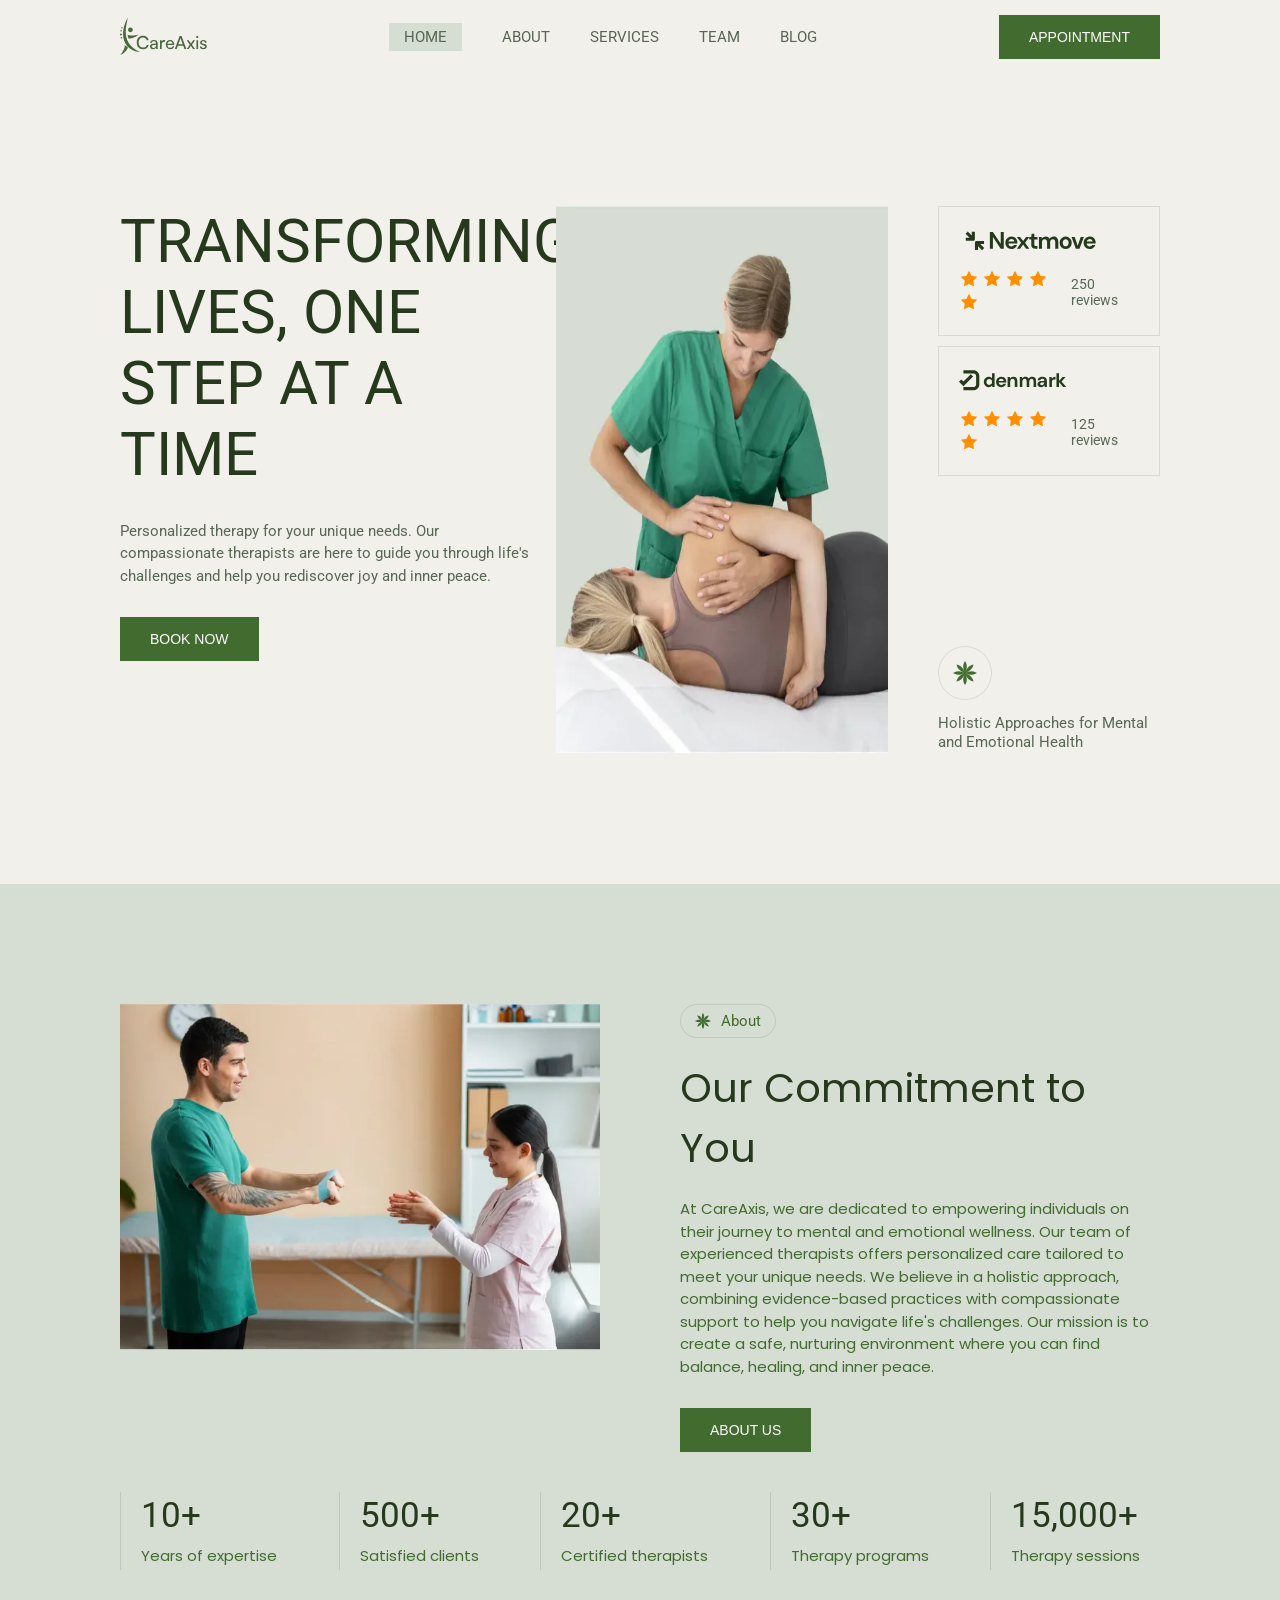
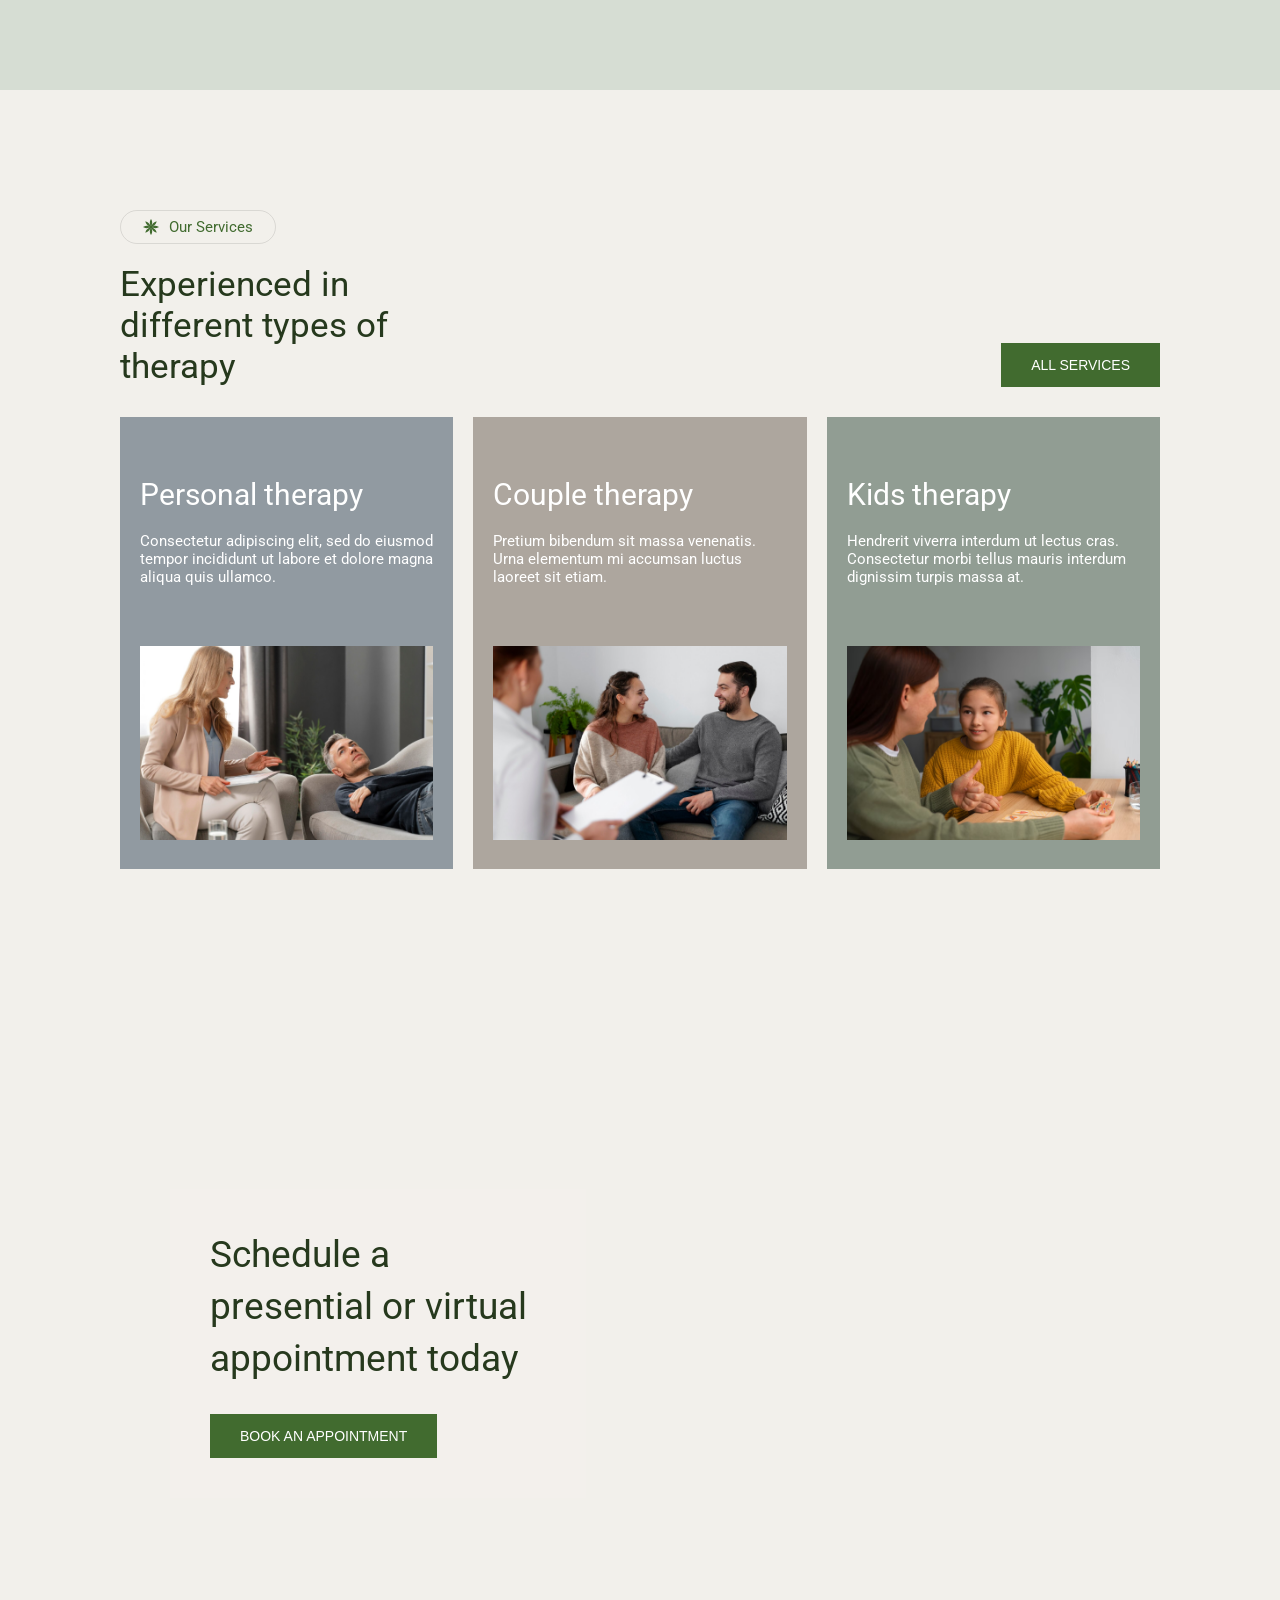
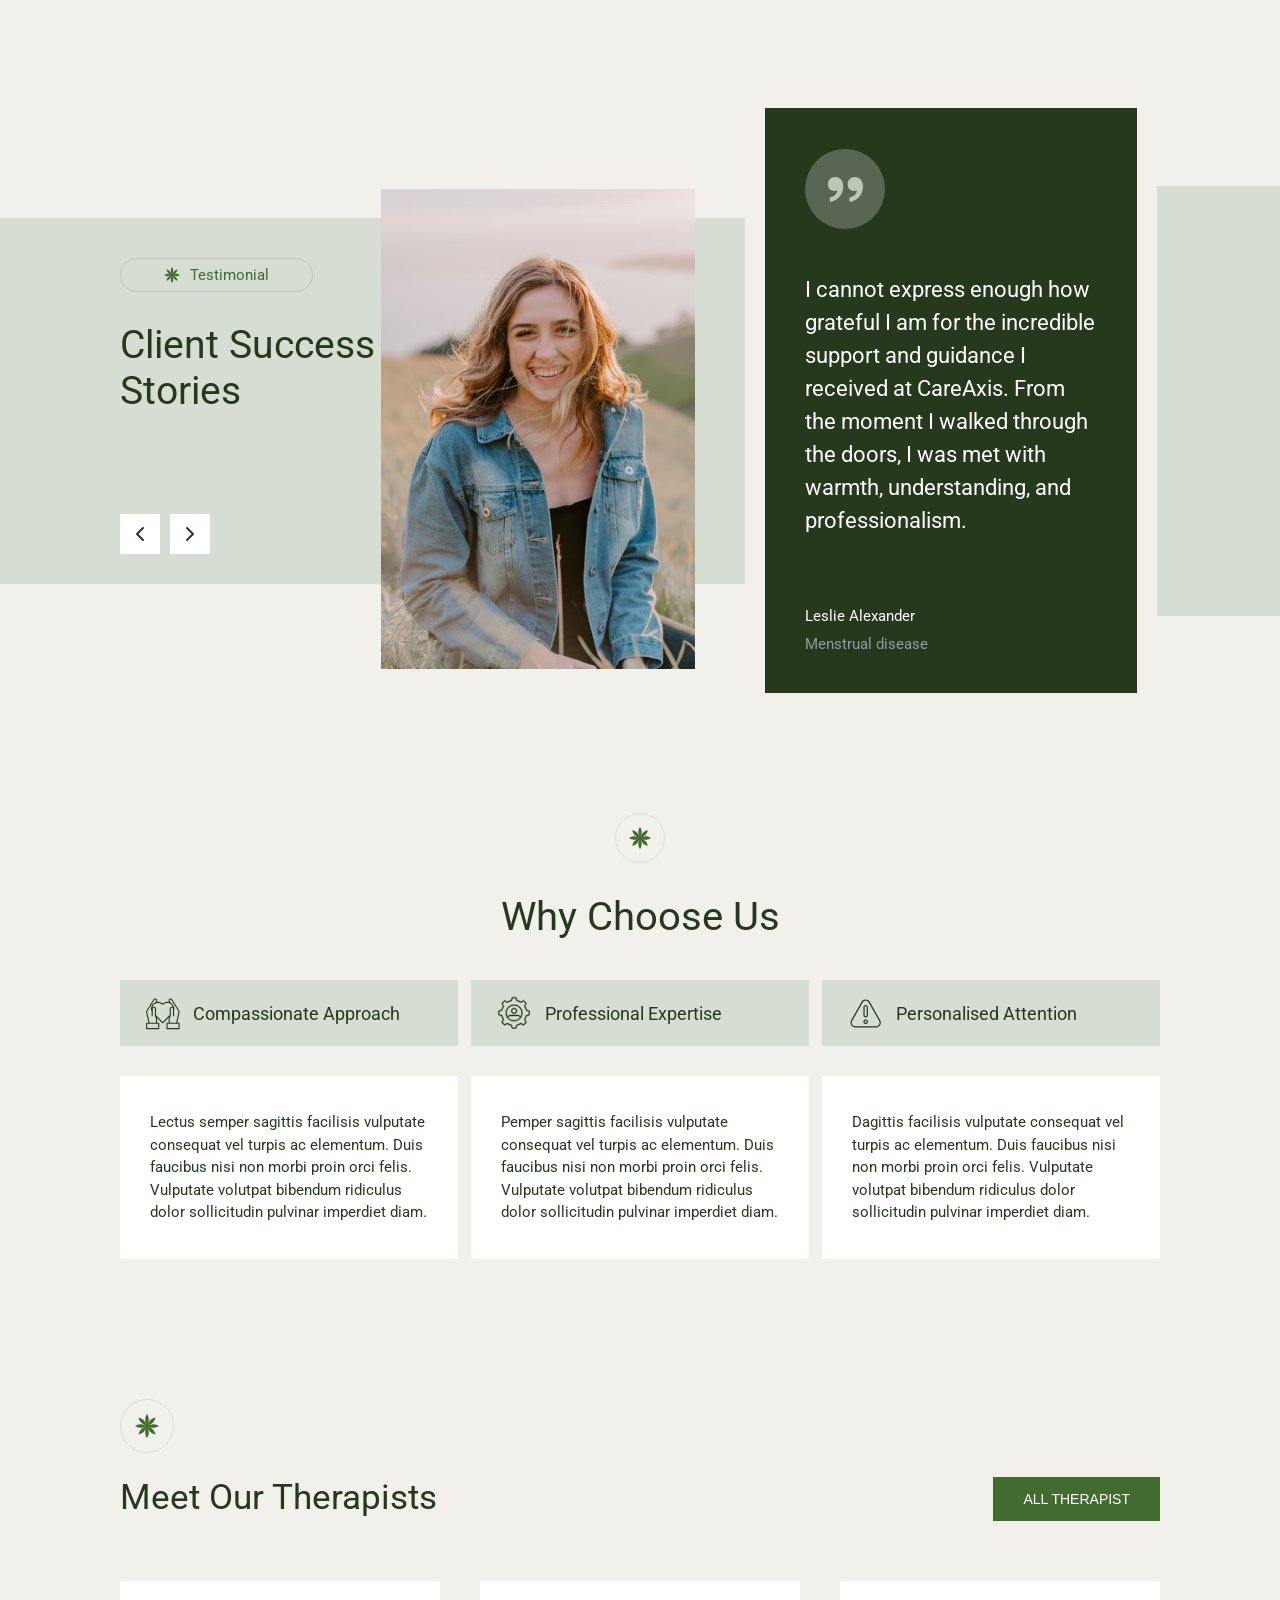
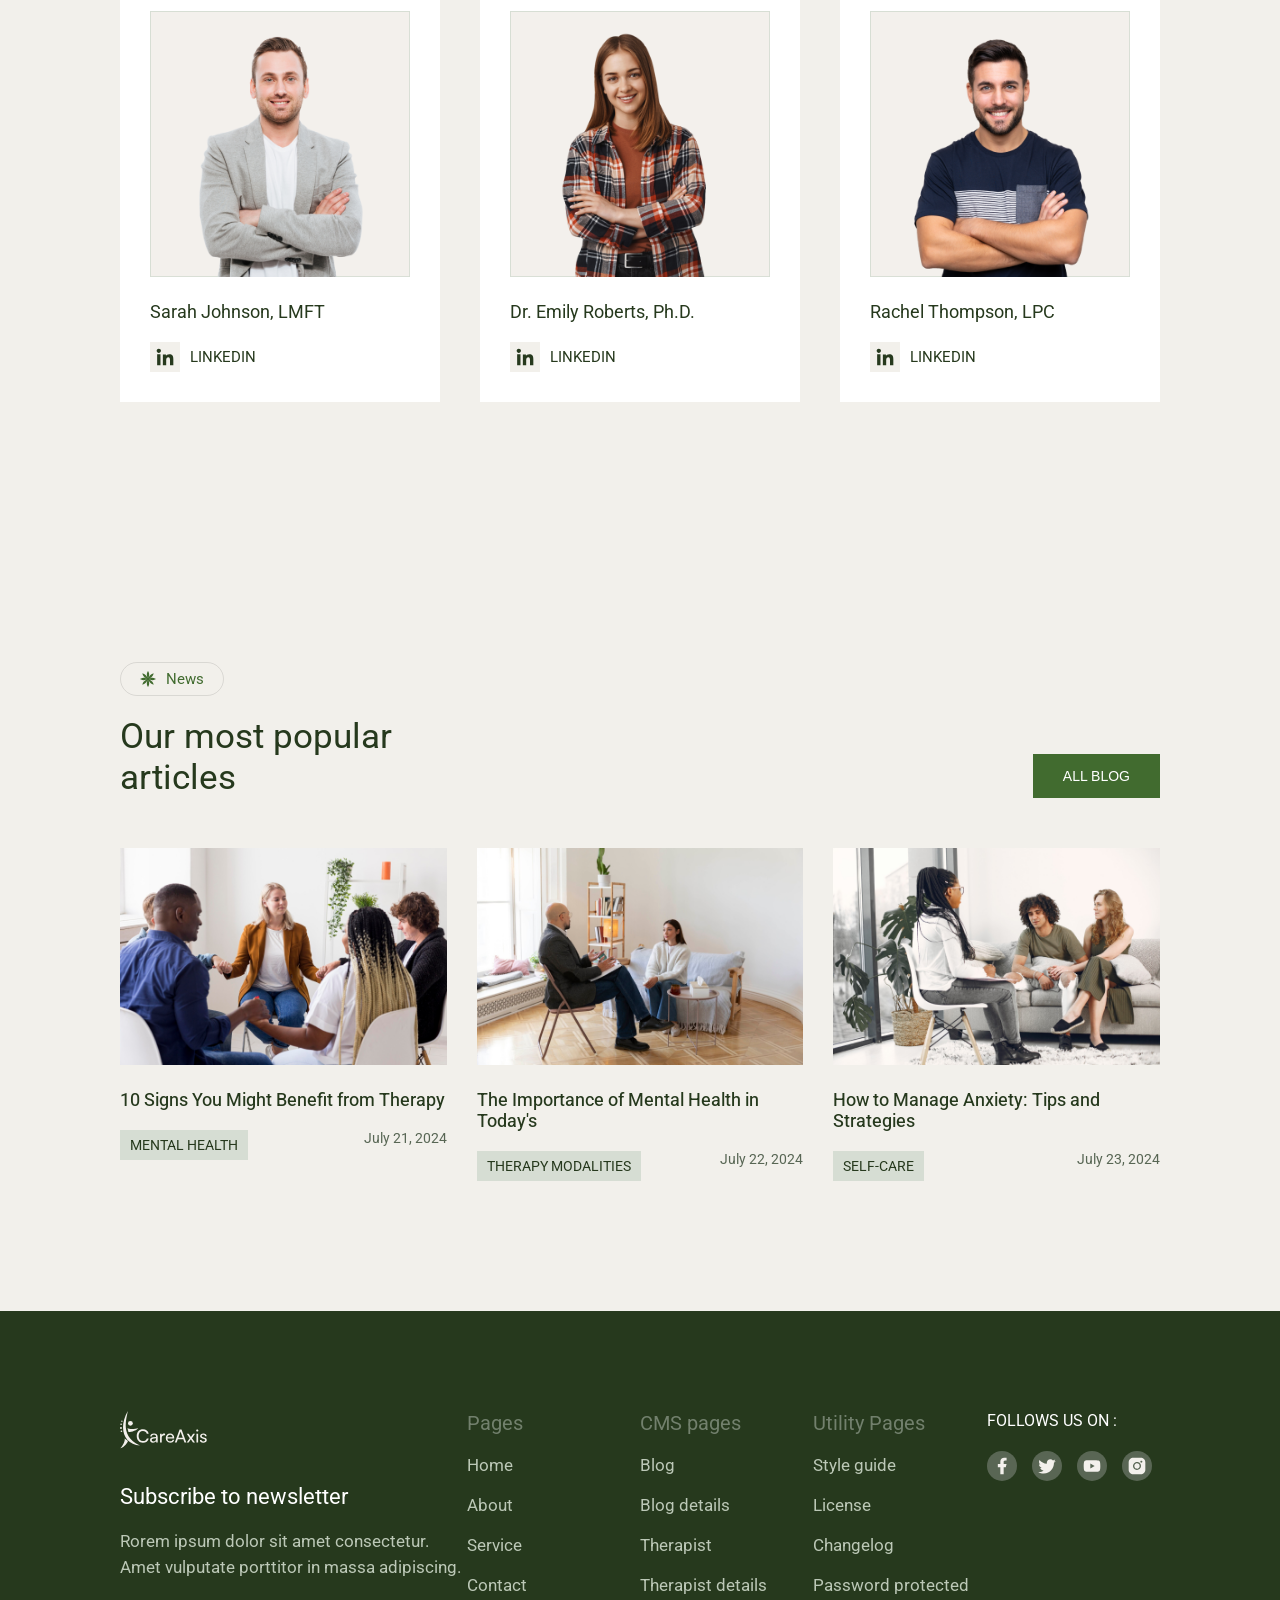
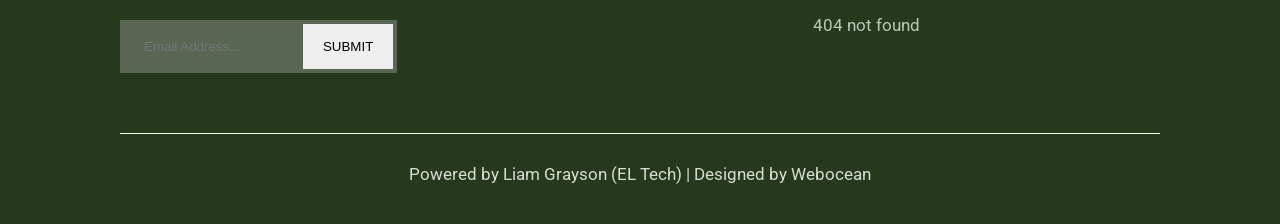
<file: index.html>
<!DOCTYPE html>
<html lang="en">
  <head>
    <meta charset="UTF-8" />
    <meta name="viewport" content="width=device-width, initial-scale=1.0" />
    <link rel="preconnect" href="https://fonts.googleapis.com" />
    <link rel="preconnect" href="https://fonts.gstatic.com" crossorigin />
    <link
      href="https://fonts.googleapis.com/css2?family=Roboto:ital,wght@0,100;0,300;0,400;0,500;0,700;0,900;1,100;1,300;1,400;1,500;1,700;1,900&display=swap"
      rel="stylesheet"
    />

    <link rel="preconnect" href="https://fonts.googleapis.com">
    <link rel="preconnect" href="https://fonts.gstatic.com" crossorigin>
    <link href="https://fonts.googleapis.com/css2?family=Poppins:ital,wght@0,100;0,200;0,300;0,400;0,500;0,600;0,700;0,800;0,900;1,100;1,200;1,300;1,400;1,500;1,600;1,700;1,800;1,900&display=swap" rel="stylesheet">

    <link rel="stylesheet" href="./css/style.css" />

    <!-- <link rel="shortcut icon" href="./image/CareAxis Brand Logo.svg" type="image/x-icon" /> -->

    <link href="./image/careaxis icon.png" rel="shortcut icon" type="image/x-icon">

    <title>CareAxis</title>

  </head>

  <body>

    <!-- Nav Bar Session -->

    <div class="nav-container container">
      <img src="./image/CareAxis Brand Logo.svg" alt="" />

      <div class="nav-list-container">

        <ul class="nav-list">

          <li class="active"> Home </li>
          <li> About </li>
          <li> Services </li>
          <li> Team </li>
          <li> Blog </li>

        </ul>

      </div>

      <button class="button nav-button"> Appointment </button>

      <svg id="menu" class="menu-icon" xmlns="http://www.w3.org/2000/svg" width="32" height="32" viewBox="0 0 24 24"><path fill="currentColor" d="M3 18v-2h18v2zm0-5v-2h18v2zm0-5V6h18v2z"/></svg>

    </div>

    <!-- Hero Session -->

    <div class="container hero-main-container">

      <div class="hero-container">

        <div class="left">
          <h1 class="hero-title"> Transforming lives, One step at a time </h1>
    
          <p class="hero-desc"> 
            
            Personalized therapy for your unique needs. Our compassionate therapists are here to guide you through life's challenges and help you rediscover joy and inner peace.
    
          </p>
    
          <button class="button"> BOOK NOW </button>
    
        </div>
    
        <div class="right">

          <div class="right-container">

            <img class="hero-right-image" src="./image/careaxis.webp" alt="">

          <div class="hero-right-info">

            <div class="info-card-container">

              <div class="info-card">
    
                <img src="./image/nextmove.svg" alt="">
  
                <div class="info-card-rating">
        
                <div>
        
                  <img src="./image/5star.svg" alt="">
                  <img src="./image/5star.svg" alt="">
                  <img src="./image/5star.svg" alt="">
                  <img src="./image/5star.svg" alt="">
                  <img src="./image/5star.svg" alt="">
        
                </div>
        
                <p> 250 reviews </p>
  
              </div>

              </div>
        
              <div class="info-card">
      
                <img src="./image/denmark.svg" alt="">
  
                <div class="info-card-rating">
        
                <div>
        
                  <img src="./image/5star.svg" alt="">
                  <img src="./image/5star.svg" alt="">
                  <img src="./image/5star.svg" alt="">
                  <img src="./image/5star.svg" alt="">
                  <img src="./image/5star.svg" alt="">
        
                </div>
        
                <p> 125 reviews </p>
  
              </div>

              </div>

            </div>
      
              <div class="sping-image">
      
                <img class="sping-img" src="./image/rotatestar.svg" alt="">

              </div>
      
                <p class="hero-right-para">
      
                  Holistic Approaches for Mental and Emotional Health
                  
                </p>
              
          </div> 
          </div>  
          </div>
        </div>
      </div>

      <!-- About Session -->

      <div class="container about-container">

        <div class="about-flex-container">

          <div class="about-left">

            <img class="about-left-img" src="./image/commitment.webp" alt="">
          </div>

        <div class="about-right">

          <div class="about-right-subheader">

            <img class="leaf-img" src="./image/leaf-star.svg" alt="">
            <p> About </p>
          </div>

          <h1 class="about-right-heading"> Our Commitment to You </h1>

          <p class="about-right-desc">

            At CareAxis, we are dedicated to empowering individuals on their journey to mental and emotional wellness. Our team of experienced therapists offers personalized care tailored to meet your unique needs. We believe in a holistic approach, combining evidence-based practices with compassionate support to help you navigate life's challenges. Our mission is to create a safe, nurturing environment where you can find balance, healing, and inner peace.

          </p>

          <button class="button"> About Us </button>
        </div>

        </div>

        <div class="about-info-flex-container">

          <div class="about-info-card">

            <p class="count"> 10+ </p>
            <p class="info-text"> Years of expertise </p>

          </div>

          <div class="about-info-card">

            <p class="count"> 500+ </p>
            <p class="info-text"> Satisfied clients </p>
            
          </div>

          <div class="about-info-card">

            <p class="count"> 20+ </p>
            <p class="info-text"> Certified therapists </p>
            
          </div>

          <div class="about-info-card">

            <p class="count"> 30+ </p>
            <p class="info-text"> Therapy programs </p>
            
          </div>

          <div class="about-info-card">

            <p class="count"> 15,000+ </p>
            <p class="info-text"> Therapy sessions </p>
            
          </div>

        </div>

      </div>
    </div>

    <div class="container service-container">

      <div class="about-right-subheader service-subheader">

        <img class="leaf-img" src="./image/leaf-star.svg" alt="">

        <p> Our Services </p>

      </div>

      <div class="service-header-container">

        <p class="service-header">

          Experienced in different types of therapy

        </p>

        <button class="button service-button"> ALL SERVICES </button>

      </div>

      <div class="service-cards-container">

        <div class="card">

          <h1> Personal therapy </h1>

          <p>

            Consectetur adipiscing elit, sed do eiusmod tempor incididunt ut labore et dolore magna aliqua quis ullamco.

          </p>

          <div class="image-container">

            <img src="./image/personal therapy.png" alt="">

            <div class="circle">

              <img src="./image/hover icon.svg" alt="">

            </div>

            <div class="overlay"></div>

          </div>

        </div>

        <div class="card couple">

          <h1> Couple therapy </h1>

          <p>

            Pretium bibendum sit massa venenatis. Urna elementum mi accumsan luctus laoreet sit etiam.

          </p>

          <div class="image-container">

            <img src="./image/couple therapy.png" alt="">

            <div class="circle">

              <img src="./image/hover icon.svg" alt="">

            </div>

            <div class="overlay"></div>

          </div>

        </div>

        <div class="card kids">

          <h1> Kids therapy </h1>

          <p>

            Hendrerit viverra interdum ut lectus cras. Consectetur morbi tellus mauris interdum dignissim turpis massa at.

          </p>

          <div class="image-container">

            <img src="./image/kids therapy.png" alt="">

            <div class="circle">

              <img src="./image/hover icon.svg" alt="">

            </div>

            <div class="overlay"></div>

          </div>

        </div>

      </div>

      </div>

      <div class="container">

        <div class="secdule-container">

          <div class="secdule-box">

            <p> Schedule a presential or virtual appointment today </p>

            <button class="button"> BOOK AN APPOINTMENT </button>

          </div>

        </div>

      </div>

      <div class="review-container">

        <div class="reviews-flex-container">

          <div class="reviews-left">

           <div class="review-left-flex-container">

            <div class="review-left-container">

              <div class="about-right-subheader">

                <img class="leaf-img" src="./image/leaf-star.svg" alt="">
        
                <p> Testimonial </p>
        
              </div>
  
              <h1> Client Success Stories </h1>
  
              <div class="arrow-container">
  
                <div>
  
                  <img src="./image/Left Arrow.svg" alt="">
  
                </div>
  
                <div>
  
                  <img src="./image/Right Arrow.svg" alt="">
                </div>
              </div>

            </div>

            <img class="review-left-image" src="./image/Testimonial Image1.png" alt="">

           </div>

          </div>

          <div class="reviews-center">

            <img src="./image/Testimonial Icon.svg" alt="">

            <p>

              I cannot express enough how grateful I am for the incredible support and guidance I received at CareAxis. From the moment I walked through the doors, I was met with warmth, understanding, and professionalism.

            </p>

            <div class="review-info">

              <p> Leslie Alexander </p>
              <p class="disease"> Menstrual disease </p>

            </div>
          </div>

          <div class="reviews-right"></div>

        </div>

      </div>

      <div class="container services-cards-container">

        <img src="./image/rotatestar.svg" alt="">

        <h1> Why Choose Us </h1>

        <div class="service-grid-container">

          <div class="service-card">

            <div class="service-card-header">

              <img src="./image/Choose Icon.svg" alt="">

              <p> Compassionate Approach </p>

            </div>

            <p>

              Lectus semper sagittis facilisis vulputate consequat vel turpis ac elementum. Duis faucibus nisi non morbi proin orci felis. Vulputate volutpat bibendum ridiculus dolor sollicitudin pulvinar imperdiet diam.

            </p>


          </div>

          <div class="service-card">

            <div class="service-card-header">

              <img src="./image/Choose Icon 2.svg" alt="">

              <p> Professional Expertise </p>

            </div>

            <p>

              Pemper sagittis facilisis vulputate consequat vel turpis ac elementum. Duis faucibus nisi non morbi proin orci felis. Vulputate volutpat bibendum ridiculus dolor sollicitudin pulvinar imperdiet diam.

            </p>


          </div>

          <div class="service-card">

            <div class="service-card-header">

              <img src="./image/Attention.svg" alt="">

              <p> Personalised Attention </p>

            </div>

            <p>

              Dagittis facilisis vulputate consequat vel turpis ac elementum. Duis faucibus nisi non morbi proin orci felis. Vulputate volutpat bibendum ridiculus dolor sollicitudin pulvinar imperdiet diam.

            </p>


          </div>

        </div>

      </div>

      <div class="container therapists-container">

        <img class="rotate" src="./image/rotatestar.svg" alt="">

        <div class="service-header-container">

          <p class="service-header">
  
            Meet Our Therapists
  
          </p>
  
          <button class="button service-button"> ALL THERAPIST </button>
  
        </div>

        <div class="therapists-gride-container">

          <div class="therapists-card">

            <div class="therapists-card-image-container">

              <img src="./image/Johnson.png" alt="">

            </div>

            <p> Sarah Johnson, LMFT </p>

            <div class="social-info">

              <div class="icon-box">

                <img src="./image/Linkedin Icon.svg" alt="">
                
              </div>

              <p> LINKEDIN </p>

            </div>

          </div>

          <div class="therapists-card">

            <div class="therapists-card-image-container">

              <img src="./image/Dr Emily.png" alt="">

            </div>

            <p> Dr. Emily Roberts, Ph.D. </p>

            <div class="social-info">

              <div class="icon-box">

                <img src="./image/Linkedin Icon.svg" alt="">

              </div>

              <p> LINKEDIN </p>

            </div>

          </div>

          <div class="therapists-card">

            <div class="therapists-card-image-container">

              <img src="./image/Thompson.png" alt="">

            </div>

            <p> Rachel Thompson, LPC </p>

            <div class="social-info">

              <div class="icon-box">

                <img src="./image/Linkedin Icon.svg" alt="">
                
              </div>

              <p> LINKEDIN </p>

            </div>

          </div>

        </div>
        
      </div>

      <div class="container news-container">

        <div class="about-right-subheader news-subheader">

          <img class="leaf-img" src="./image/leaf-star.svg" alt="">
  
          <p> News </p>
  
        </div>
  
        <div class="service-header-container">
  
          <p class="service-header">
  
            Our most popular articles
  
          </p>
  
          <button class="button service-button"> ALL BLOG </button>
  
        </div>

        <div class="news-gride-container">

          <div class="article-card">

            <div class="article-image-container">

              <img src="./image/Blog Image.png" alt="">

            </div>

            <p> 10 Signs You Might Benefit from Therapy </p>

            <div class="news-date-container">

              <div>

                <p> MENTAL HEALTH </p>

              </div>

              <p> July 21, 2024 </p>

            </div>
          </div>

          <div class="article-card">

            <div class="article-image-container">

              <img src="./image/Blog Image2.png" alt="">

            </div>

            <p> The Importance of Mental Health in Today's </p>

            <div class="news-date-container">

              <div>

                <p> THERAPY MODALITIES </p>

              </div>

              <p> July 22, 2024 </p>

            </div>
          </div>

          <div class="article-card">

            <div class="article-image-container">

              <img src="./image/Blog Image3.png" alt="">

            </div>

            <p> How to Manage Anxiety: Tips and Strategies </p>

            <div class="news-date-container">

              <div>

                <p> SELF-CARE </p>

              </div>

              <p> July 23, 2024 </p>

            </div>
          </div>

        </div>

      </div>

      <!-- Footer Session -->

      <div class="container footer-container">

        <div class="footer-gride-container">

          <div class="first-column">

            <img src="./image/CareAxis Footer Logo.svg" alt="">

            <h1> Subscribe to newsletter </h1>

            <p>
              
              Rorem ipsum dolor sit amet consectetur. <br> Amet vulputate porttitor in massa adipiscing.

            </p>

            <div class="subscribe-container">

              <input type="text" placeholder="Email Address...">

              <button> SUBMIT </button>

            </div>

          </div>

          <div class="link-column">

            <h1> Pages </h1>

            <ul>

              <li> Home </li>
              <li> About </li>
              <li> Service </li>
              <li> Contact </li>

            </ul>

          </div>

          <div class="link-column">

            <h1> CMS pages </h1>

            <ul>

              <li> Blog </li>
              <li> Blog details </li>
              <li> Therapist </li>
              <li> Therapist details </li>

            </ul>
            
          </div>

          <div class="link-column">

            <h1> Utility Pages </h1>

            <ul>

              <li> Style guide </li>
              <li> License </li>
              <li> Changelog </li>
              <li> Password protected </li>
              <li> 404 not found </li>

            </ul>
            
          </div>

          <div class="social-column">

            <h1> FOLLOWS US ON : </h1>

            <div class="social-icon-container">

              <img src="./image/Facebook Icon.svg" alt="">
              <img src="./image/Twitter Icon.svg" alt="">
              <img src="./image/Youtube Icon.svg" alt="">
              <img src="./image/Instagram Icon.svg" alt="">

            </div>
          </div>

        </div>

        <div class="line"></div>

        <p> Powered by Liam Grayson (EL Tech)  |  Designed by Webocean </p>

      </div>

      <script>

        let menu = document.getElementById("menu")
        let mobileNavContainer = document.getElementsByClassName("mobile-nav-list-container")[0];
        menu.addEventListener("click", function(){
          if(mobileNavContainer.classList.contains("mobile-nav-active")){
          mobileNavContainer.classList.remove("mobile-nav-active");
          }
          else{
          mobileNavContainer.classList.add("mobile-nav-active");
          }
        });

      </script>

  </body>
</html>
</file>
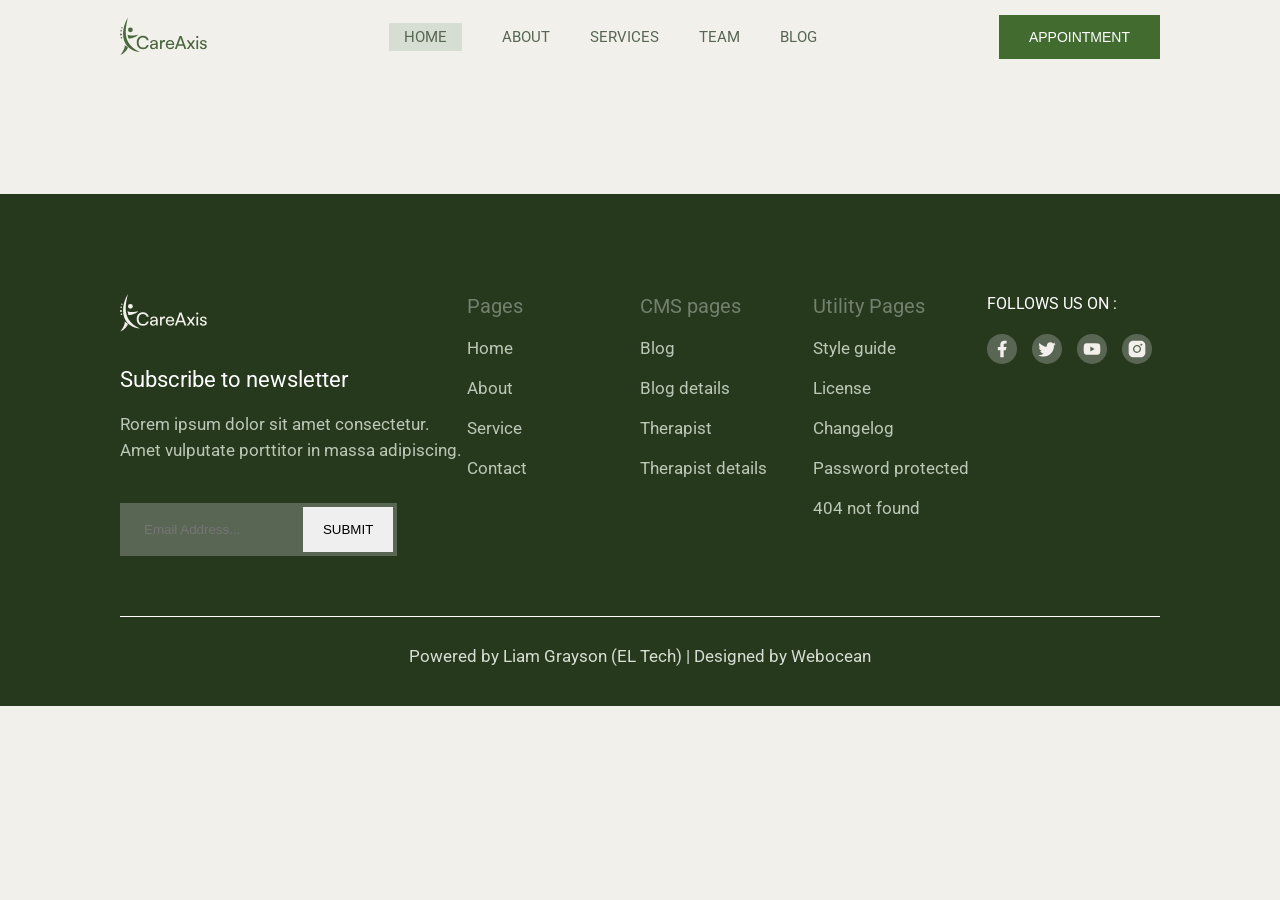
<file: about.html>
<!DOCTYPE html>
<html lang="en">
  <head>
    <meta charset="UTF-8" />
    <meta name="viewport" content="width=device-width, initial-scale=1.0" />
    <link rel="preconnect" href="https://fonts.googleapis.com" />
    <link rel="preconnect" href="https://fonts.gstatic.com" crossorigin />
    <link
      href="https://fonts.googleapis.com/css2?family=Roboto:ital,wght@0,100;0,300;0,400;0,500;0,700;0,900;1,100;1,300;1,400;1,500;1,700;1,900&display=swap"
      rel="stylesheet"
    />

    <link rel="preconnect" href="https://fonts.googleapis.com">
    <link rel="preconnect" href="https://fonts.gstatic.com" crossorigin>
    <link href="https://fonts.googleapis.com/css2?family=Poppins:ital,wght@0,100;0,200;0,300;0,400;0,500;0,600;0,700;0,800;0,900;1,100;1,200;1,300;1,400;1,500;1,600;1,700;1,800;1,900&display=swap" rel="stylesheet">

    <link rel="stylesheet" href="./css/style.css" />

    <!-- <link rel="shortcut icon" href="./image/CareAxis Brand Logo.svg" type="image/x-icon" /> -->

    <link href="./image/careaxis icon.png" rel="shortcut icon" type="image/x-icon">

    <title>CareAxis</title>
  </head>
<body>

    <!-- Nav Bar Session -->

    <div class="nav-container container">
        <img src="./image/CareAxis Brand Logo.svg" alt="" />
  
        <div class="nav-list-container">
  
          <ul class="nav-list">
  
            <li class="active"> Home </li>
            <li> About </li>
            <li> Services </li>
            <li> Team </li>
            <li> Blog </li>
  
          </ul>
  
        </div>
  
        <button class="button nav-button"> Appointment </button>
  
        <svg class="menu-icon" xmlns="http://www.w3.org/2000/svg" width="32" height="32" viewBox="0 0 24 24"><path fill="currentColor" d="M3 18v-2h18v2zm0-5v-2h18v2zm0-5V6h18v2z"/></svg>
  
    </div>

    <!-- Footer Session -->

    <div class="container footer-container">

        <div class="footer-gride-container">

          <div class="first-column">

            <img src="./image/CareAxis Footer Logo.svg" alt="">

            <h1> Subscribe to newsletter </h1>

            <p>
              
              Rorem ipsum dolor sit amet consectetur. <br> Amet vulputate porttitor in massa adipiscing.

            </p>

            <div class="subscribe-container">

              <input type="text" placeholder="Email Address...">

              <button> SUBMIT </button>

            </div>

          </div>

          <div class="link-column">

            <h1> Pages </h1>

            <ul>

              <li> Home </li>
              <li> About </li>
              <li> Service </li>
              <li> Contact </li>

            </ul>

          </div>

          <div class="link-column">

            <h1> CMS pages </h1>

            <ul>

              <li> Blog </li>
              <li> Blog details </li>
              <li> Therapist </li>
              <li> Therapist details </li>

            </ul>
            
          </div>

          <div class="link-column">

            <h1> Utility Pages </h1>

            <ul>

              <li> Style guide </li>
              <li> License </li>
              <li> Changelog </li>
              <li> Password protected </li>
              <li> 404 not found </li>

            </ul>
            
          </div>

          <div class="social-column">

            <h1> FOLLOWS US ON : </h1>

            <div class="social-icon-container">

              <img src="./image/Facebook Icon.svg" alt="">
              <img src="./image/Twitter Icon.svg" alt="">
              <img src="./image/Youtube Icon.svg" alt="">
              <img src="./image/Instagram Icon.svg" alt="">

            </div>
          </div>

        </div>

        <div class="line"></div>

        <p> Powered by Liam Grayson (EL Tech)  |  Designed by Webocean </p>

    </div>
    
</body>
</html>
</file>
<file: css/style.css>
* {
    padding: 0;
    margin: 0;
    box-sizing: border-box;
}

:root {
    --primary-color: #416B2F;
    --primary-text-color: #586654;
}

body {
    font-family: "Roboto", sans-serif;
    font-size: 15px;
    background-color: #F2F0EB;
}

.container {
    padding-left: 120px;
    padding-right: 120px;
    text-transform: uppercase;
    color: rgb(88, 102, 84);
}

/* hero session css */

.nav-container {
    display: flex;
    justify-content: space-between;
    align-items: center;
    padding-top: 15px;
    padding-bottom: 15px;
    position: relative;
    z-index: 100;
}

.nav-list {
    display: flex;
    list-style: none;
    gap: 40px;
    align-items: center;
    text-transform: uppercase;
    color: rgb(88, 102, 84);
}

.active {
    background-color: #D6DDD3;
    padding: 5px 15px;
}

.button {
    padding: 14px 30px;
    background-color: var(--primary-color) ;
    border: none;
    color: white;
    text-transform: uppercase;
    font-size: 14px;
    cursor: pointer;
}

.button:hover {
    background-color: #143a04;
}

.menu-icon {
    display: none;
}

.hero-container {
    display: flex;
    gap: 20px;
}

.left {
    width: 40%;
}

.hero-title {
    font-size: 60px;
    font-weight: 400;
    color: #26391D;
    
}

.hero-desc {
    line-height: 1.5;
    color: var(--primary-text-color);
    text-transform: none;
    font-size: 15px;
    padding: 30px 0px;

}

.right {
    width: 60%;
}

.right-container {
    display: flex;
    gap: 50px;
}

.hero-right-image {
    width: 55%;
}

.hero-right-info {
    width: 45%;
}

.info-card {
    border: 1px solid rgba(0, 0, 0, 0.1);
    padding: 20PX;
    margin-bottom: 10px;
}

.info-card-rating {
    display: flex;
    gap: 10px;
    align-items: center;
    color: #586654;
    font-size: 14px;
    margin-top: 10px;
    text-transform: none;
}

.hero-right-para {
    color: #586654;
    line-height: 1.3;
    margin-top: 10px;
    text-transform: none;
}

.hero-main-container {
    height: 90vh;
    display: flex;
    align-items: center;
}

.sping-image {
    margin-top: 170px;
}

.mobile-nav-list-container {
    position: absolute;
    top: -500%;
    left: 0;
    width: 100%;
    padding-left: 20px;
    padding-right: 20px;
    background-color: #F2F0EB;
    transition: all 0.5s linear;
    z-index: 1;
}

.mobile-nav-active {
    top: 120%;
}

.mobile-nav-list {
    display: flex;
    flex-direction: column;
    list-style-type: none;
    gap: 20px;
    text-transform: uppercase;
    color: rgb(88, 102, 84);
}

.mobile-nav-list > li {
    padding: 5px 15px;
}

.mobile-nav-button {
    width: 100%;
    margin-top: 20px;
    margin-bottom: 20px;
}

/* about session css */

.about-container {
    background-color: #D6DDD3;
    padding-top: 120px;
    padding-bottom: 120px;
}

.about-flex-container {
    display: flex;
    gap: 80px;
}

.about-left,
.about-right {
    width: 50%;
}

.about-left-img {
    width: 100%;
}

.sping-img {
    animation: sping 7s linear infinite;

}

.about-right-subheader {
    border: 1px solid rgba(0, 0, 0, 0.1);
    border-radius: 1000px;
    display: flex;
    justify-content: center;
    width: 20%;
    text-transform: none;
    gap: 10px;
    padding: 7px 0px;
    color: var(--primary-color);
}

.leaf-img {
    animation: sping 7s linear infinite;
}

.about-right-heading {
    font-size: 40px;
    font-weight: 400;
    text-transform: none;
    padding: 20px 0px;
    font-family: "Poppins", sans-serif;
    color: #26391D;
}

.about-right-desc {
    font-size: 15px;
    line-height: 1.5;
    color: var(--primary-color);
    text-transform: none;
    margin-bottom: 30px;
    font-family: "Poppins", sans-serif;
}

.about-info-flex-container {
    display: flex;
    justify-content: space-between;
    margin-top: 40px;
    text-transform: none;
}

.about-info-card {
    border-left: 1px solid rgba(0, 0, 0, 0.1);
    padding: 3px 20px;
}

.count {
    font-size: 35px;
    color: #26391D;
}

.info-text {
    font-size: 15px;
    padding-top: 8px;
    color: var(--primary-color);
    font-family: "Poppins", sans-serif;
}

/* service session css */

.service-container {
    padding-top: 120px;
    padding-bottom: 120px;
}

.service-subheader {
    width: 15%;
}

.service-header-container {
    display: flex;
    width: 100%;
    justify-content: space-between;
    margin-top: 20px;
}

.service-header {
    font-size: 35px;
    font-weight: 400;
    text-transform: none;
    width: 35%;
    color: #26391D;
}

.service-button {
    align-self: flex-end;
}

.service-cards-container {
    display: grid;
    grid-template-columns: repeat(3, 1fr);
    margin-top: 30px;
    gap: 20px;
    text-transform: none;
}

.card {
    background-color: #919AA1;
    padding: 60px 20px 25px 20px;
    color: white;
}

.couple {
    background-color: #ADA69E;
}

.kids {
    background-color: #919D93;
}

.card h1 {
    font-weight: 400;
}

.card p {
    font-size: 15px;
    padding-top: 20px;
    padding-bottom: 60px;
}

.card img {
    width: 100%;
}

.image-container {
    position: relative;
    cursor: pointer;
}

.overlay {
    position: absolute;
    top: 0;
    left: 0;
    width: 100%;
    height: 100%;
    background-color: rgba(0, 0, 0, 0.2);
    opacity: 0;
    transition: all 0.3s ease-in-out;

}

.image-container:hover .overlay {
    opacity: 1;
}

.circle img {
    width: 50px;
}

.circle {
    position: absolute;
    top: 50%;
    left: 50%;
    opacity: 0;
    scale: 0.9;
    transition: all 0.8s ease-in-out;
    transform: translateY(-50%) translateX(-50%);
}

.image-container:hover .circle {
    opacity: 1;
    scale: 1;
}

.secdule-container {
    background-image: url(https://cdn.prod.website-files.com/665ac02a7adde9ec8d8acf86/665c108898305a1c15e4995c_CTA%20Image.png);
    padding-top: 200px;
    padding-bottom: 70px;
    background-repeat: no-repeat;
    /* background-size: auto;
    background-position: 100% 0;
    display: flex; */
    width: 100%;
}

.secdule-box {
    background-color: #F3F0EC;
    padding: 40px;
    margin-left: 50px;
    width: 40%;

}

.secdule-box p {
    font-size: 37px;
    font-weight: 400;
    text-transform: none;
    line-height: 1.4;
    color: #26391D;
}

.secdule-box .button {
    margin-top: 30px;
}

/* testimonial css */

.review-container {
    margin-top: 140px;
    margin-bottom: 120px;
}

.reviews-flex-container {
    display: flex;
    gap: 20px;
    align-items: center;
}

.reviews-left {
    flex-basis: 60%;
    background-color: #D6DDD3;
    padding-left: 120px;
    padding-right: 70px;
    padding-top: 40px;
    padding-bottom: 30px;
    position: relative;
}

.review-left-flex-container {
    display: flex;
}

.review-left-container h1 {
    font-size: 39px;
    font-weight: 400;
    color: #26391D;
    padding-top: 30px;
    width: 80%;
}

.arrow-container {
    display: flex;
    gap: 10px;
    margin-top: 100px;
}

.arrow-container div {
    width: 40px;
    height: 40px;
    background-color: white;
    display: flex;
    align-items: center;
    justify-content: center;
}

.review-left-flex-container .about-right-subheader {
    width: 50%;
}

.review-left-image {
    position: absolute;
    right: 50px;
    top: -30px;
    bottom: 70px;
    padding-bottom: 80px;
}

.reviews-center {
    flex-basis: 30%;
}

.reviews-center {
    background-color: #26391D;
    padding: 40px;
}

.reviews-center > p {
    font-size: 22px;
    color: white;
    line-height: 1.5;
    padding-top: 40px;
}

.review-info {
    margin-top: 70px;
    color: white;
    display: flex;
    flex-direction: column;
    gap: 10px;
}

.disease {
    font-size: 15px;
    color: #919aa1;
}

.reviews-right {
    flex-basis: 10%;
}

.reviews-right {
    background-color: #D6DDD3;
    width: 100%;
    height: 430px;
}

/* choose css */

.services-cards-container > img {
    animation: sping 7s linear infinite;
    width: 50px;
}

.services-container,
.services-cards-container {
    display: flex;
    flex-direction: column;
    text-transform: none;
    align-items: center;
    padding-bottom: 140px;
}

.services-container > h1,
.services-cards-container > h1 {
    font-size: 40px;
    font-weight: 400;
    color: #26391D;
    margin-top: 30px;
}

.service-grid-container {
    margin-top: 40px;
    display: grid;
    grid-template-columns: repeat(3, 1fr);
    gap: 13px;
}

.service-card-header {
    display: flex;
    background-color: #D6DDD3;
    width: 100%;
    align-items: center;
    gap: 12px;
    padding: 15px 25px;
    color: #26391D;

}

.service-card-header > p {
    font-size: 18px;
}

.service-card > p {
    background-color: white;
    padding: 35px 30px;
    color: #26391D;
    line-height: 1.5;
    margin-top: 30px;
}

/* therapists css */

.rotate {
    animation: sping 7s linear infinite;
}

.therapists-gride-container {
    margin-top: 60px;
    padding-bottom: 120px;
    display: grid;
    grid-template-columns: repeat(3, 1fr);
    gap: 40px;
}

.therapists-card {
    background-color: white;
    padding: 30px;
}

.therapists-card-image-container {
    overflow: hidden;
    cursor: pointer;
}

.therapists-card-image-container > img {
    transition: all 0.3s linear;
    width: 100%;
}

.therapists-card-image-container > img:hover {
    transform: scale(1.1);
}

.therapists-card > p {
    text-transform: none;
    color: #26391D;
    font-size: 18px;
    font-weight: 400;
    margin-top: 20px;
}

.social-info {
    display: flex;
    align-items: center;
    gap: 10px;
    color: #26391D;
    margin-top: 20px;
}

.icon-box {
    width: 30px;
    height: 30px;
    display: flex;
    justify-content: center;
    align-items: center;
    background-color: #f2f0eb;
}

/* news css */

.news-container {
    margin-top: 140px;
}

.news-subheader {
    width: 10%;
}

.news-gride-container {
    margin-top: 50px;
    display: grid;
    grid-template-columns: repeat(3, 1fr);
    gap: 30px;
    margin-bottom: 130px;
}

.article-image-container {
    overflow: hidden;
    cursor: pointer;
}

.article-image-container > img {
    transition: all 0.3s linear;
    width: 100%;
}

.article-image-container:hover > img {
    transform: scale(1.2);
}

.article-card > p {
    font-size: 18px;
    font-weight: 450;
    color: #26391D;
    text-transform: none;
    padding: 20px 0px;
}

.news-date-container {
    display: flex;
    justify-content: space-between;
}

.news-date-container > div {
    background-color: #D6DDD3;
    padding: 7px 10px;
    color: #26391D;
    font-size: 14px;
}

.news-date-container > p {
    font-size: 14px;
    color: #586654;
    text-transform: none;
}

/* footer css */

.footer-container {
    background-color: #26391D;
    color: white;
    padding-top: 100px;
    margin-top: 120px;
    text-transform: none;
    /* padding-bottom: 120px; */
}

.footer-gride-container {
    display: grid;
    grid-template-columns: repeat(6, 1fr);
}

.first-column {
    grid-column: 1 / span 2;
}

.first-column > h1 {
    font-size: 22px;
    font-weight: 400;
    margin-top: 30px;
    margin-bottom: 20px;
}

.first-column > p {
    line-height: 1.5;
    margin-bottom: 40px;
    color: #BCC8B7;
    font-size: 17px;
}

.subscribe-container {
    display: flex;
    background-color: #596654;
    width: 80%;
    padding: 4px;
}

.subscribe-container > input {
    padding: 15px 20px;
    outline: none;
    background-color: transparent;
    border: none;
    color: white;
    width: 100%;
}

.subscribe-container > button {
    padding: 0px 20px;
    outline: none;
    border: none;
    cursor: pointer;
}

.link-column > h1 {
    font-size: 20px;
    font-weight: 400;
    color: #72806d;
}

.link-column > ul {
    margin-top: 20px;
    list-style: none;
    display: flex;
    flex-direction: column;
    gap: 20px;
    color: #BCC8B7;
    font-size: 17px;
}

.social-column > h1 {
    font-size: 16px;
    font-weight: 400;
    margin-bottom: 20px;
}

.social-icon-container {
    display: flex;
    flex-wrap: wrap;
    gap: 15px;
}

.social-icon-container > img {
    transition: all 0.3s linear;
    cursor: pointer;
}

.social-icon-container > img:hover {
    transform: scale(1.1);
}

/* second footer */

.line {
    width: 100%;
    height: 0.4px;
    background-color: white;
    margin-top: 60px;
    margin-bottom: 30px;
}

.footer-container > p {
    text-align: center;
    color: #d6ddd3;
    font-size: 17px;
    font-weight: 400;
    padding-bottom: 40px;
}

@keyframes sping { 

    from {
        transform: rotate(0deg);
    }

    to {
        transform: rotate(360deg);
    }
    
}

@media (max-width:1024px) {
    .container {
        padding-left: 20px;
        padding-right: 20px;
    }

    .hero-main-container {
        height: 110vh;
    }

    .reviews-right {
        display: none;
    }

    .reviews-left {
        padding-left: 20px;
    }

    .reviews-center {
        flex-basis: 40%;
        margin-right: 20px;
    }

    .review-left-container h1 {
        width: 40%;
        padding-bottom: 120px;
    }

    .arrow-container {
        display: none;
    }
    
}

@media (max-width:768px) {
    .nav-list-container {
        display: none;
    }

    .nav-button {
        display: none;
    }

    .menu-icon {
        display: block;
    }

    .hero-container {
        flex-direction: column;
    }

    .hero-main-container {
        margin-top: 60px;
    }

    .hero-main-container {
        height: auto;
    }

    .left {
        width: 100%;
    }

    .right {
        width: 100%;
    }

    .right-container {
        flex-direction: column;
    }

    .hero-right-image {
        width: 100%;
    }

    .info-card-container {
        display: flex;
        gap: 30px;
    }

    .hero-right-info {
        width: 100%;
    }

    .sping-image {
        margin-top: 20px;
    }

    .hero-right-para {
        padding-bottom: 100px;
    }

    .about-flex-container {
        flex-direction: column;
    }

    .about-left {
        width: 100%;
    }

    .about-right {
        width: 100%;
    }

    /* .about-info-flex-container {
        flex-wrap: wrap;
        gap: 30px;
    } */

    .service-subheader {
        width: 30%;
    }

    .service-container {
        align-items: start;
    }

    .service-header-container {
        flex-direction: column;
        gap: 20px;
    }

    .service-header {
        width: 100%;
    }

    .service-button {
        align-self: flex-start;
    }

    .service-cards-container {
        grid-template-columns: repeat(2, 1fr);
    }

    .secdule-container {
        width: 100%;
    }

    .secdule-box {
        width: 85%;
    }

    .reviews-flex-container {
        flex-direction: column;
    }

    .reviews-left {
        width: 100%;
        background-color: transparent;
    }

    .review-left-container {
        display: none;
    }

    .review-left-image {
        position: static;
        width: 100%;
        height: 900px;
        object-fit: cover;
    }

    .reviews-center {
        margin-left: 20px;
        margin-top: -80px;
    }

    .services-cards-container {
        margin-top: -50px;
    }

    .service-grid-container {
        grid-template-columns: repeat(2, 1fr);
    }

    .therapists-container {
        margin-top: -60px;
        margin-bottom: -120px;
    }

    .therapists-gride-container {
        grid-template-columns: repeat(2, 1fr);
    }

    .news-gride-container {
        grid-template-columns: repeat(2, 1fr);
    }

    .footer-gride-container {
        grid-template-columns: repeat(4, 1fr);
        gap: 40px;
    }

    .first-column {
        grid-column: 1/ span 4;
    }
}

@media (max-width: 430px) {
    .service-grid-container {
        grid-template-columns: 1fr;
    }
    
}

@media (max-width:425px) {
    .info-card-container {
        flex-direction: column;
    }

    .about-right-subheader {
        width: 35%;
    }

    .about-info-card {
        width: 100%;
    }

    .secdule-box {
        background-color: transparent;
        margin-left: 0px;
        width: 100%;
    }

    .secdule-box > p {
        font-size: 30px;
    }

    .secdule-container {
        background-color: #d5ddd3;
        padding-top: 0;
        padding-bottom: 0;
    }

    .review-left-image {
        height: 680px;
    }

    .service-grid-container {
        grid-template-columns: 1fr;
    }

    .news-gride-container {
        grid-template-columns: 1fr;
    }

    .footer-gride-container {
        grid-template-columns: 1fr;
    }

    .first-column {
        grid-column: 1 / span 1;
    }

    .hero-title {
        font-size: 43px;
    }

    .service-cards-container {
        grid-template-columns: 1fr;
    }
}

@media (max-width:375px) {
    
    
}

@media (max-width:320px) {
    
    
}
</file>
